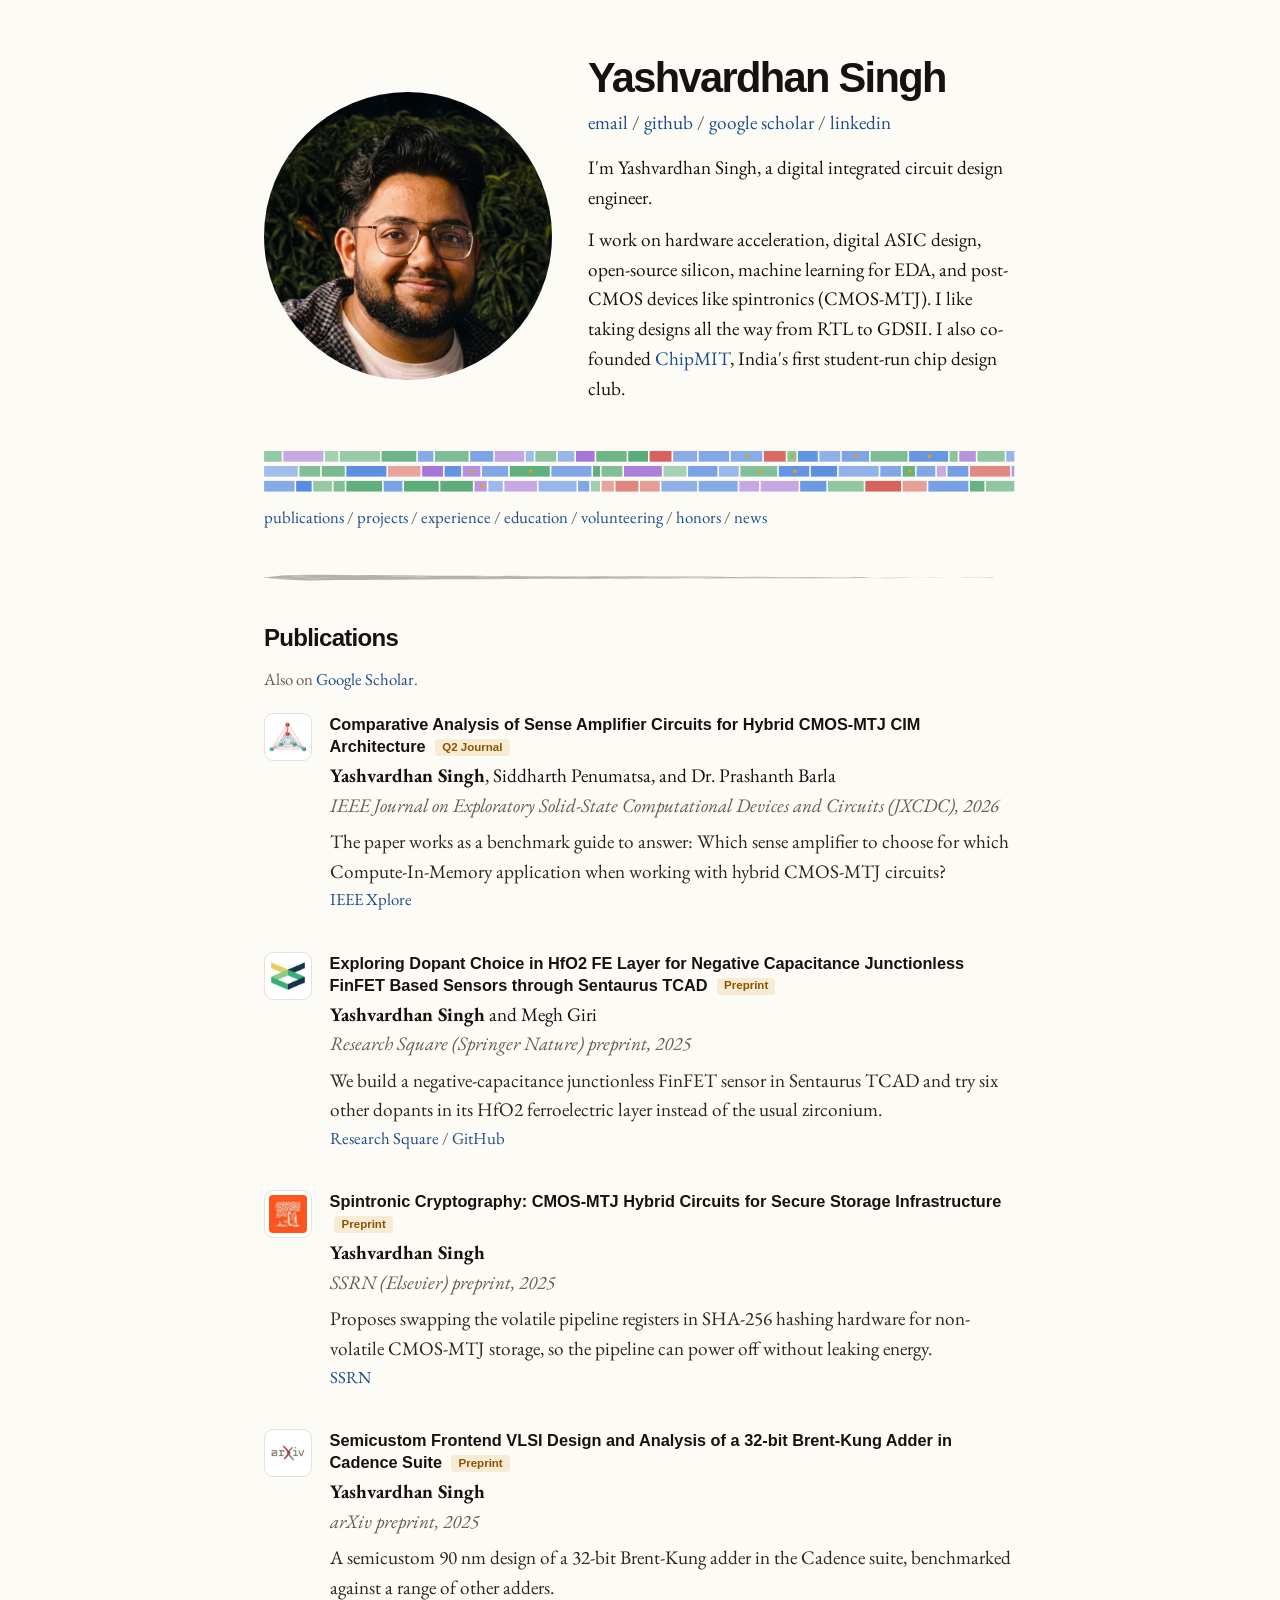
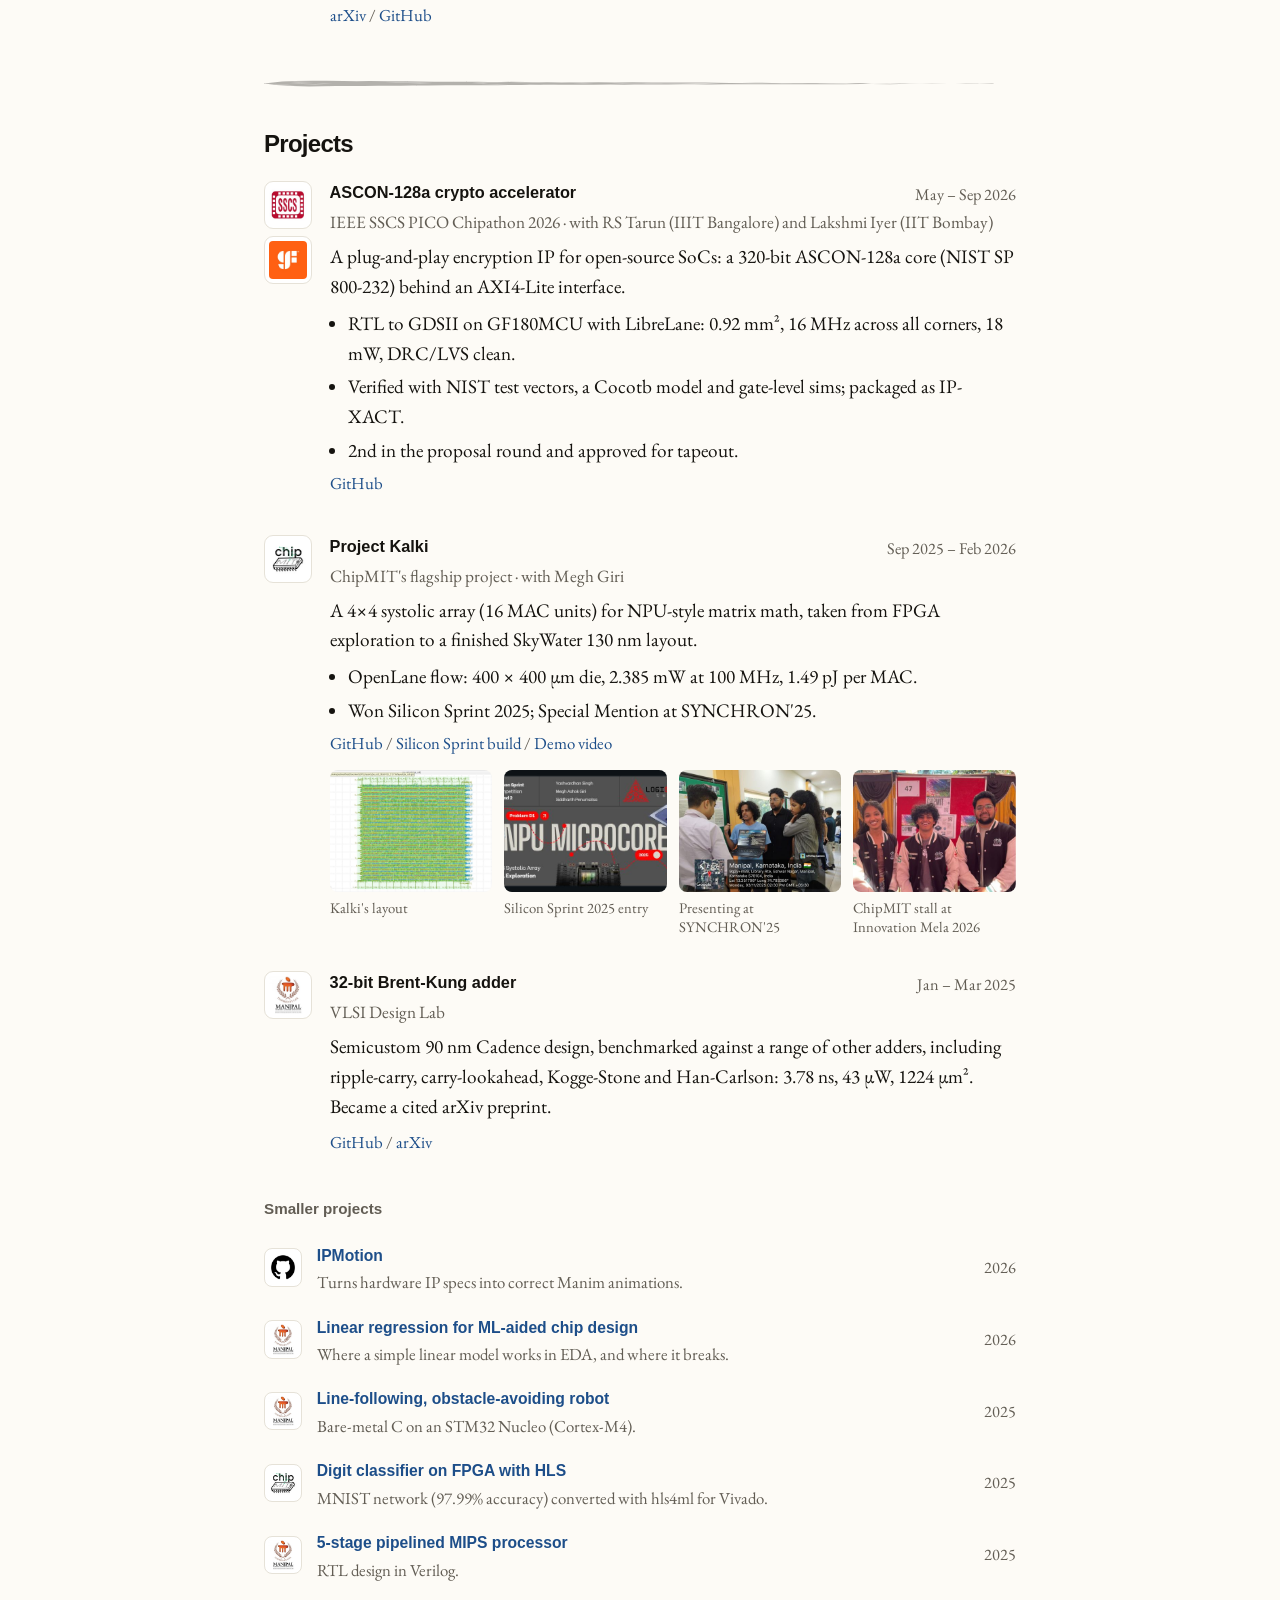
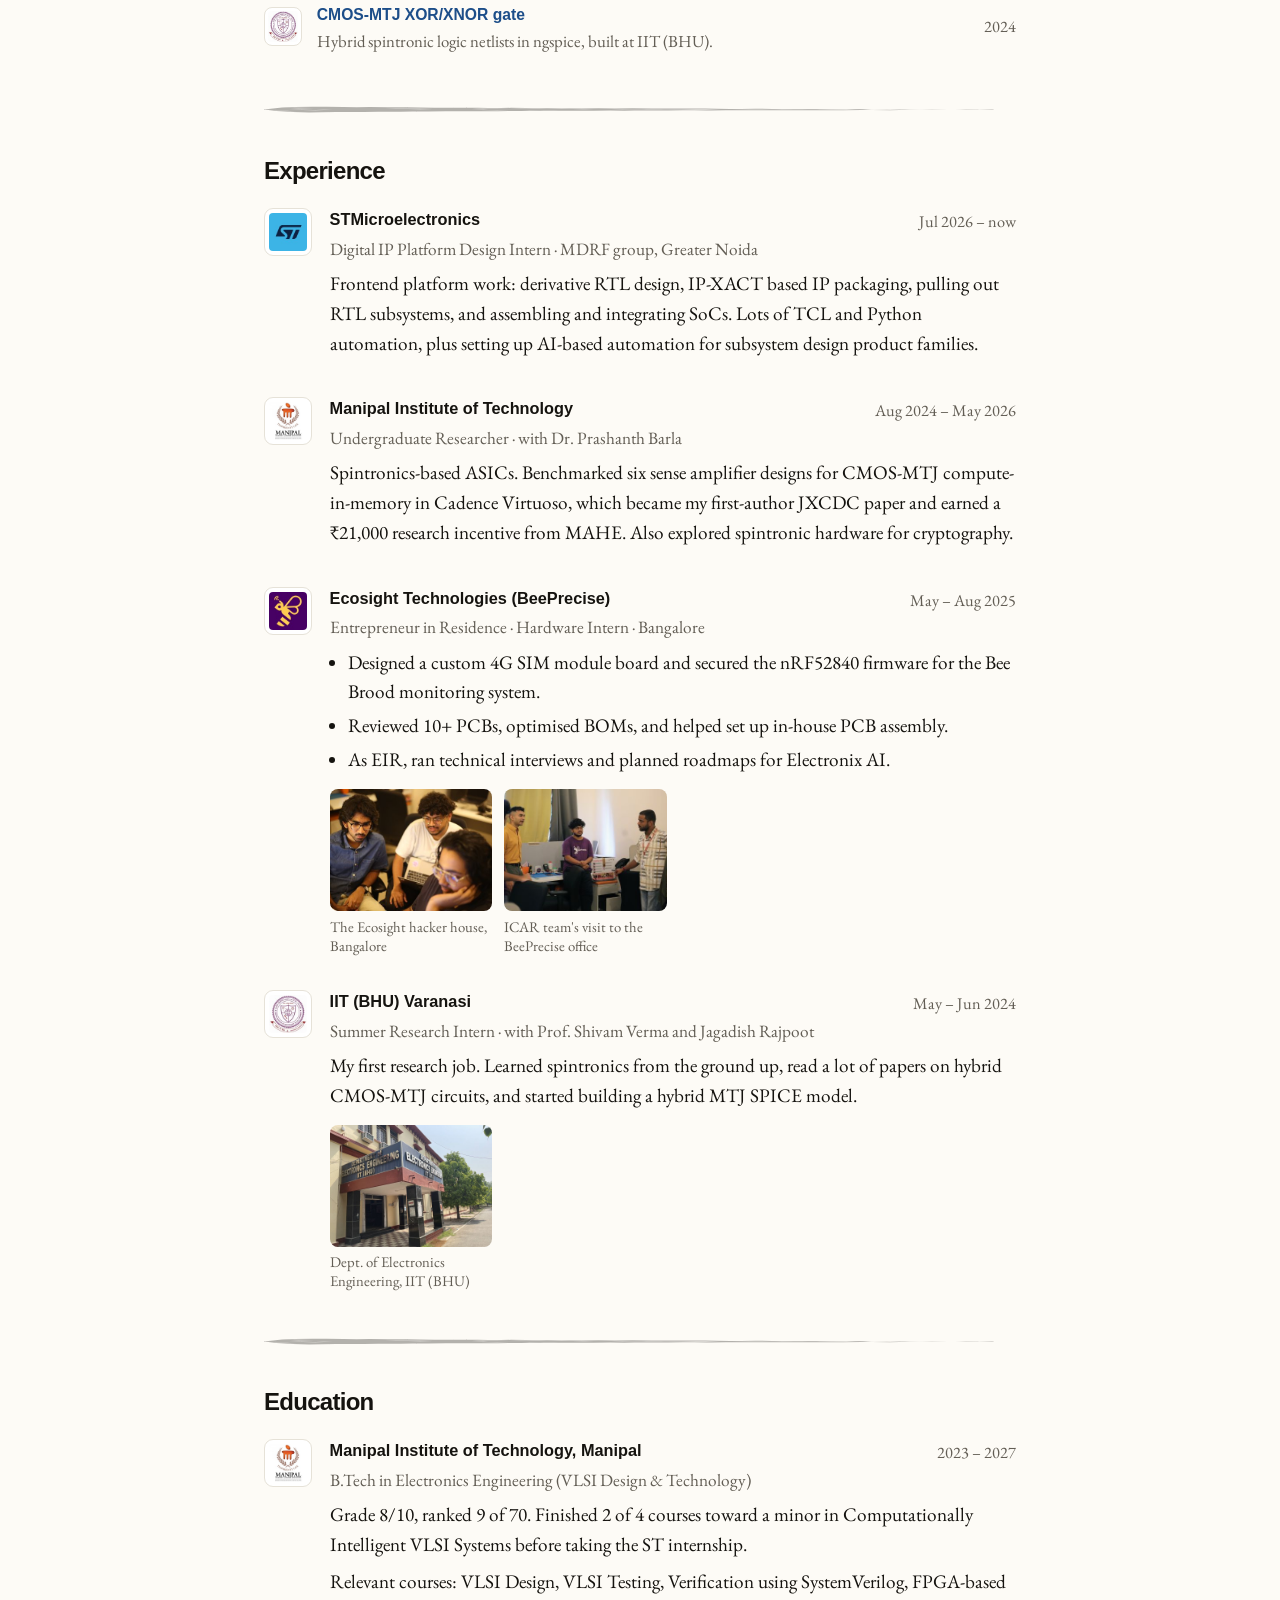
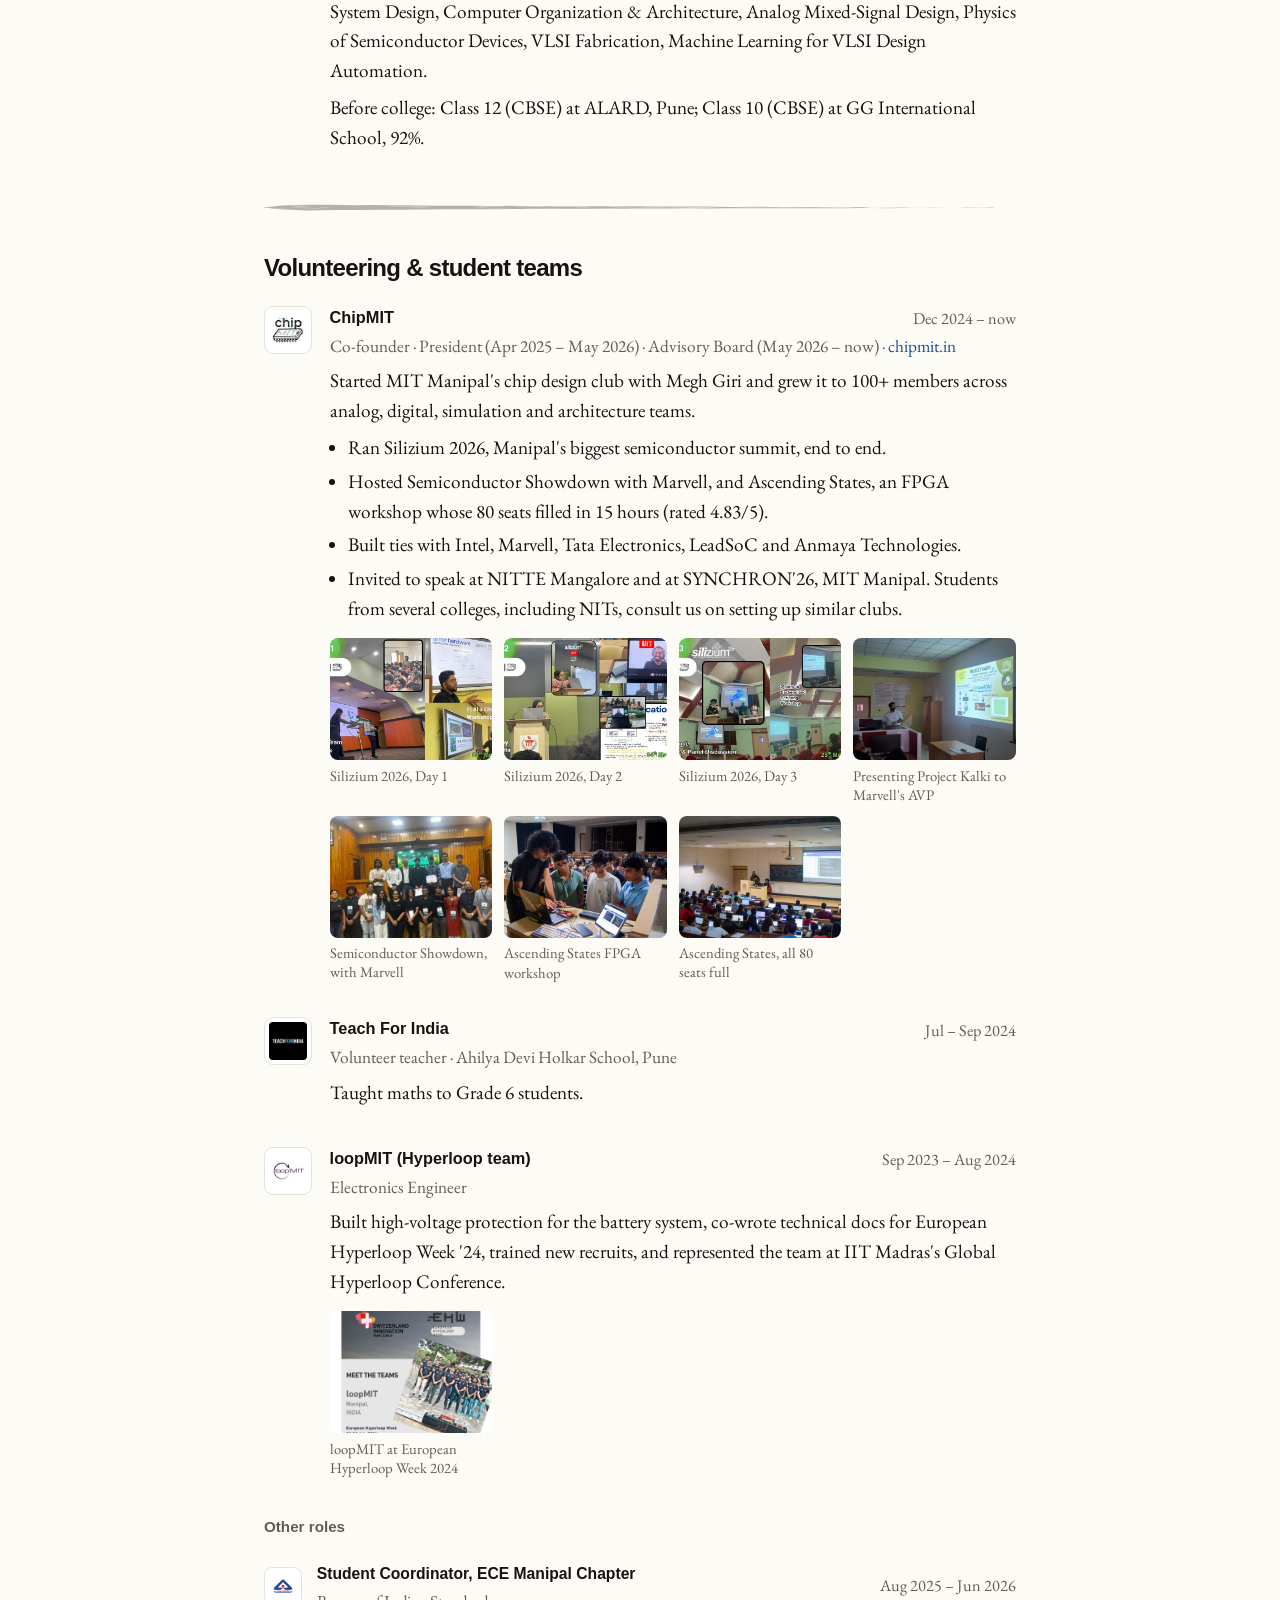
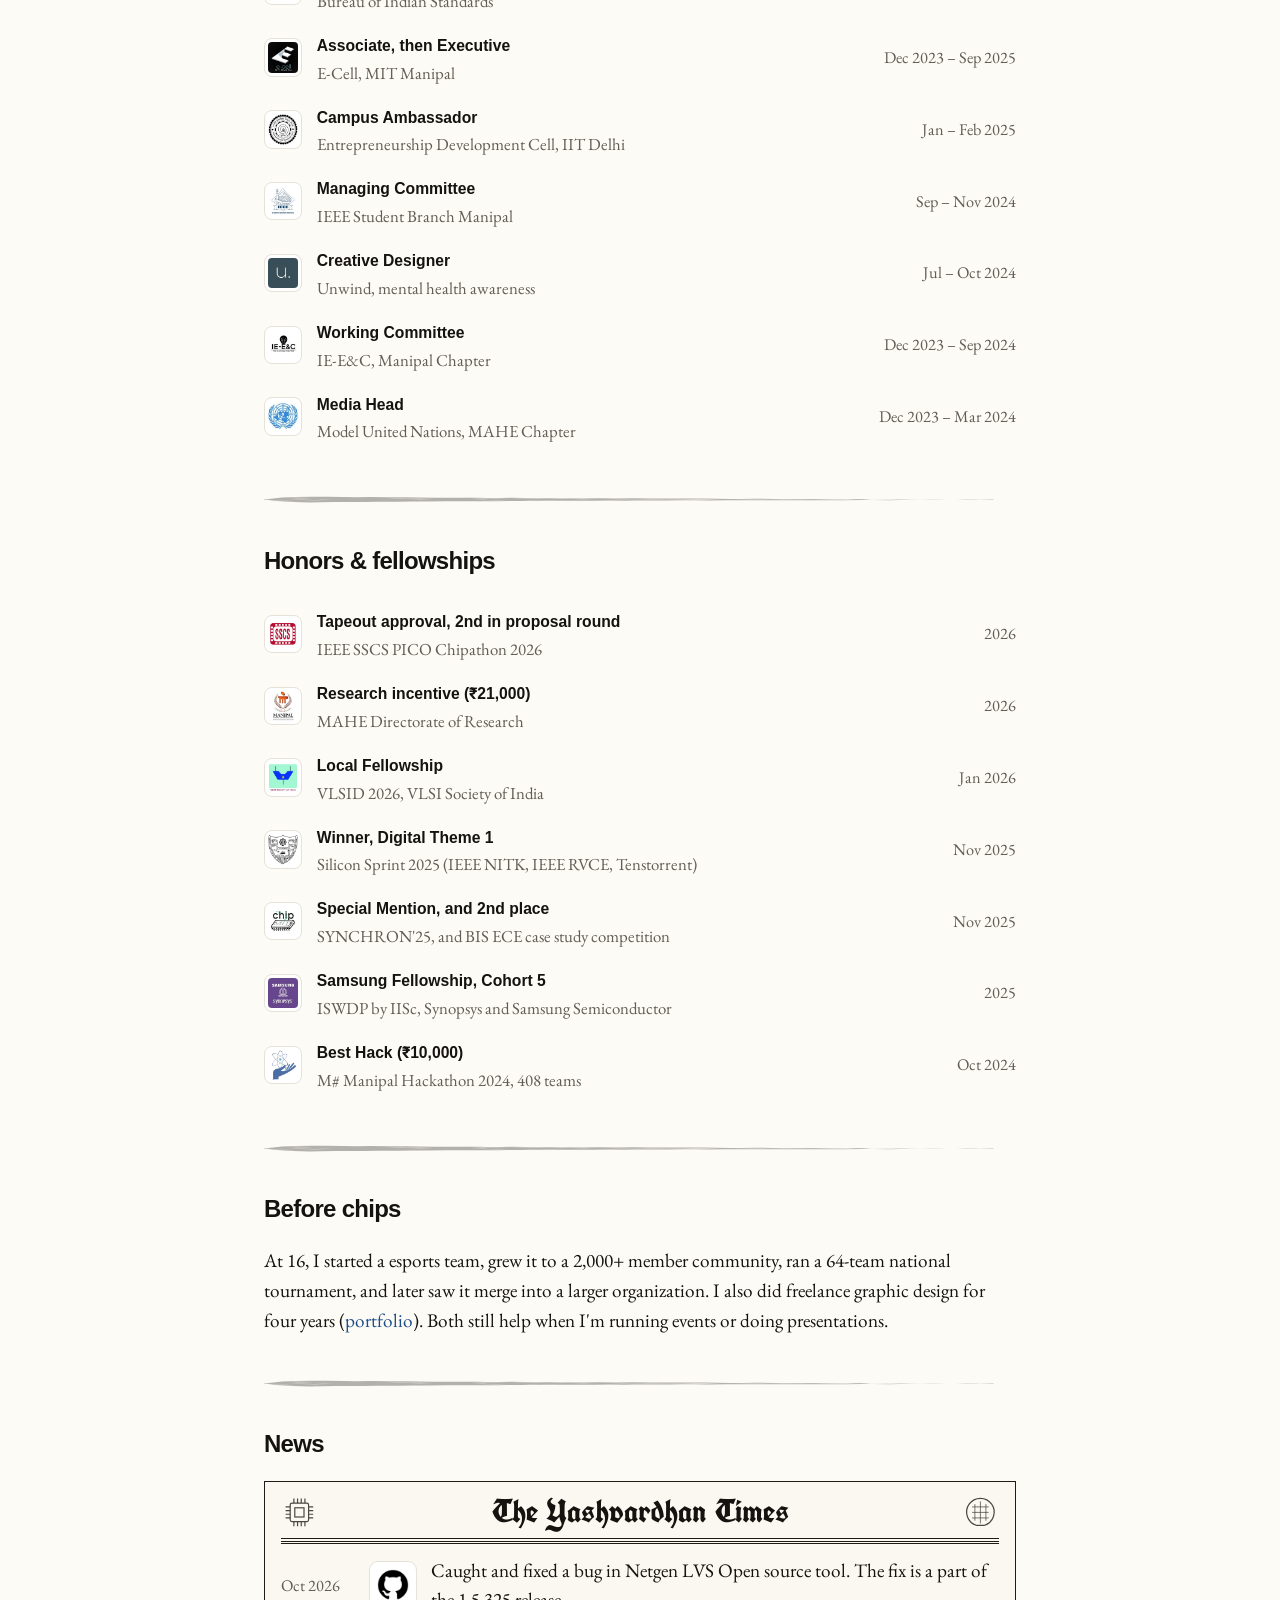
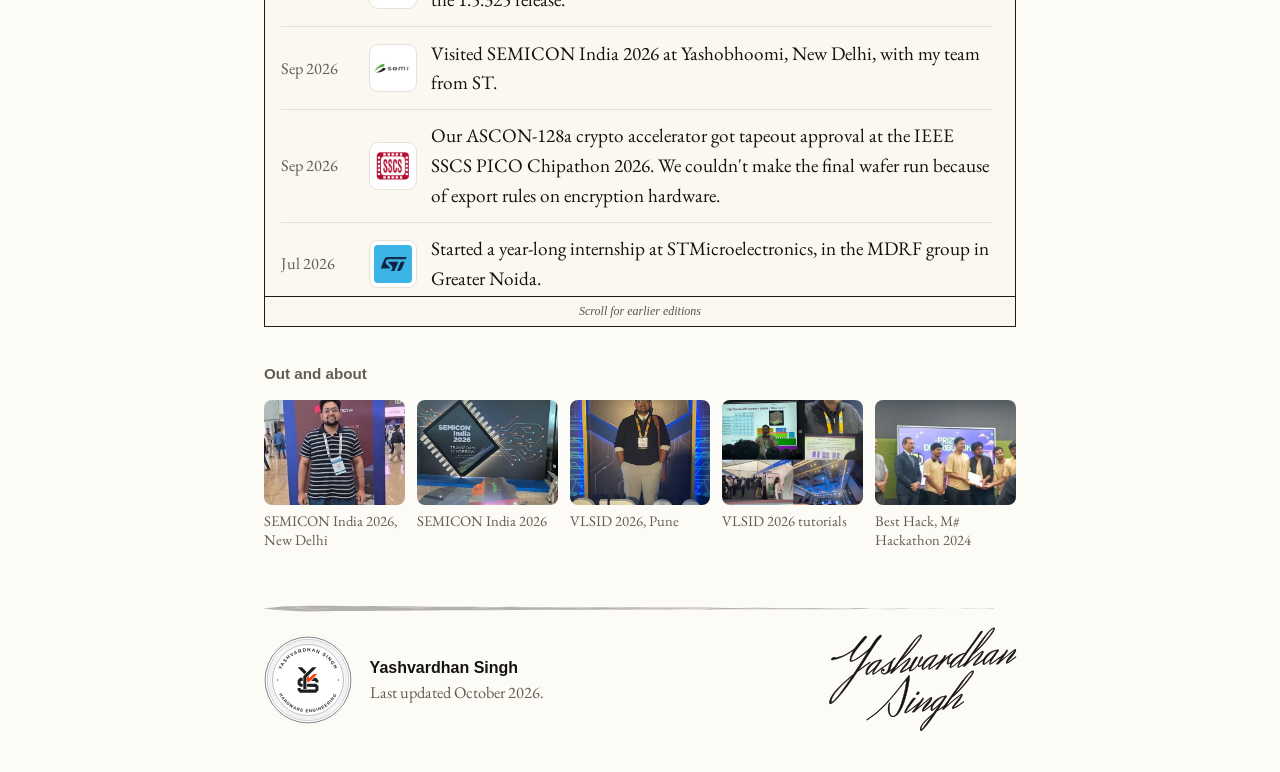
<file: index.html>
<!DOCTYPE html>
<html lang="en">
<head>
<meta charset="utf-8">
<meta name="viewport" content="width=device-width, initial-scale=1, viewport-fit=cover">
<meta name="color-scheme" content="light">
<title>Yashvardhan Singh | Digital IC Design Engineer</title>
<meta name="description" content="Yashvardhan Singh is a digital integrated circuit design engineer working on hardware accelerators, ASIC design and open-source silicon. MIT Manipal, STMicroelectronics, co-founder of ChipMIT.">
<meta name="author" content="Yashvardhan Singh">
<meta name="robots" content="index, follow, max-image-preview:large">
<link rel="canonical" href="https://yashv373.github.io/">
<link rel="icon" href="/favicon.svg?v=2" type="image/svg+xml">
<link rel="apple-touch-icon" href="/photo.jpg">
<link rel="alternate" type="text/plain" href="/llms.txt" title="Plain-text summary for AI assistants">
<meta property="og:type" content="profile">
<meta property="og:site_name" content="Yashvardhan Singh">
<meta property="og:title" content="Yashvardhan Singh | Digital IC Design Engineer">
<meta property="og:description" content="Yashvardhan Singh is a digital integrated circuit design engineer working on hardware accelerators, ASIC design and open-source silicon. MIT Manipal, STMicroelectronics, co-founder of ChipMIT.">
<meta property="og:url" content="https://yashv373.github.io/">
<meta property="og:image" content="https://yashv373.github.io/photo.jpg">
<meta property="og:image:alt" content="Yashvardhan Singh">
<meta property="profile:first_name" content="Yashvardhan">
<meta property="profile:last_name" content="Singh">
<meta name="twitter:card" content="summary">
<meta name="twitter:title" content="Yashvardhan Singh | Digital IC Design Engineer">
<meta name="twitter:description" content="Yashvardhan Singh is a digital integrated circuit design engineer working on hardware accelerators, ASIC design and open-source silicon. MIT Manipal, STMicroelectronics, co-founder of ChipMIT.">
<meta name="twitter:image" content="https://yashv373.github.io/photo.jpg">
<script type="application/ld+json">
{
 "@context": "https://schema.org",
 "@graph": [
  {
   "@type": "ProfilePage",
   "@id": "https://yashv373.github.io/#page",
   "url": "https://yashv373.github.io/",
   "name": "Yashvardhan Singh",
   "mainEntity": {
    "@id": "https://yashv373.github.io/#person"
   }
  },
  {
   "@type": "Person",
   "@id": "https://yashv373.github.io/#person",
   "name": "Yashvardhan Singh",
   "givenName": "Yashvardhan",
   "familyName": "Singh",
   "url": "https://yashv373.github.io/",
   "image": "https://yashv373.github.io/photo.jpg",
   "jobTitle": "Digital Integrated Circuit Design Engineer",
   "description": "Digital integrated circuit design engineer working on hardware acceleration, digital ASIC design, open-source silicon, machine learning for EDA and spintronics (CMOS-MTJ).",
   "worksFor": {
    "@type": "Organization",
    "name": "STMicroelectronics",
    "url": "https://www.st.com"
   },
   "alumniOf": {
    "@type": "CollegeOrUniversity",
    "name": "Manipal Institute of Technology, Manipal"
   },
   "memberOf": {
    "@type": "Organization",
    "name": "ChipMIT",
    "url": "https://www.chipmit.in"
   },
   "knowsAbout": [
    "Digital IC design",
    "VLSI design",
    "ASIC design",
    "RTL design",
    "Design verification",
    "Hardware accelerators",
    "Systolic arrays",
    "Open-source silicon",
    "RTL-to-GDSII",
    "SoC integration",
    "IP-XACT",
    "Machine learning for EDA",
    "Spintronics",
    "CMOS-MTJ circuits",
    "Compute-in-memory"
   ],
   "award": [
    "Tapeout approval, 2nd in proposal round, IEEE SSCS PICO Chipathon 2026",
    "Research incentive (₹21,000), MAHE Directorate of Research",
    "Local Fellowship, VLSID 2026, VLSI Society of India",
    "Winner, Digital Theme 1, Silicon Sprint 2025 (IEEE NITK, IEEE RVCE, Tenstorrent)",
    "Special Mention, and 2nd place, SYNCHRON'25, and BIS ECE case study competition",
    "Samsung Fellowship, Cohort 5, ISWDP by IISc, Synopsys and Samsung Semiconductor",
    "Best Hack (₹10,000), M# Manipal Hackathon 2024, 408 teams"
   ],
   "sameAs": [
    "https://www.linkedin.com/in/yvs373",
    "https://github.com/yashv373",
    "https://scholar.google.com/citations?user=YZYt6oYAAAAJ&hl=en",
    "https://www.behance.net/zmagnus",
    "https://yashvardhans.framer.website/"
   ]
  },
  {
   "@type": "WebSite",
   "@id": "https://yashv373.github.io/#website",
   "url": "https://yashv373.github.io/",
   "name": "Yashvardhan Singh",
   "publisher": {
    "@id": "https://yashv373.github.io/#person"
   }
  },
  {
   "@type": "ScholarlyArticle",
   "headline": "Comparative Analysis of Sense Amplifier Circuits for Hybrid CMOS-MTJ CIM Architecture",
   "url": "https://ieeexplore.ieee.org/document/11506373",
   "author": [
    {
     "@id": "https://yashv373.github.io/#person"
    },
    {
     "@type": "Person",
     "name": "Siddharth Penumatsa"
    },
    {
     "@type": "Person",
     "name": "Dr. Prashanth Barla"
    }
   ],
   "datePublished": "2026-05-02"
  },
  {
   "@type": "ScholarlyArticle",
   "headline": "Exploring Dopant Choice in HfO2 FE Layer for Negative Capacitance Junctionless FinFET Based Sensors through Sentaurus TCAD",
   "url": "https://www.researchsquare.com/article/rs-7896806/v1",
   "author": [
    {
     "@id": "https://yashv373.github.io/#person"
    },
    {
     "@type": "Person",
     "name": "Megh Giri"
    }
   ],
   "datePublished": "2025-10-21"
  },
  {
   "@type": "ScholarlyArticle",
   "headline": "Spintronic Cryptography: CMOS-MTJ Hybrid Circuits for Secure Storage Infrastructure",
   "url": "https://papers.ssrn.com/sol3/papers.cfm?abstract_id=5611750",
   "author": [
    {
     "@id": "https://yashv373.github.io/#person"
    }
   ],
   "datePublished": "2025-10-16"
  },
  {
   "@type": "ScholarlyArticle",
   "headline": "Semicustom Frontend VLSI Design and Analysis of a 32-bit Brent-Kung Adder in Cadence Suite",
   "url": "https://arxiv.org/abs/2503.18070",
   "author": [
    {
     "@id": "https://yashv373.github.io/#person"
    }
   ],
   "datePublished": "2025-03-23"
  }
 ]
}
</script>
<link rel="preconnect" href="https://fonts.googleapis.com">
<link rel="preconnect" href="https://fonts.gstatic.com" crossorigin>
<link href="https://fonts.googleapis.com/css2?family=EB+Garamond:ital,wght@0,400;0,500;0,600;1,400&family=Old+Standard+TT:wght@400;700&family=UnifrakturCook:wght@700&family=Herr+Von+Muellerhoff&family=Inter+Tight:wght@700;800&display=swap" rel="stylesheet">
<link rel="stylesheet" href="style.css">
</head>
<body>
<main>
<header class="intro">
<img class="photo" src="photo.jpg" alt="Yashvardhan Singh" width="400" height="400">
<div>
<h1>Yashvardhan Singh</h1>
<p class="contact"><a class="em" href="#" data-u="yvs.373" data-d="gmail.com">email</a> / <a href="https://github.com/yashv373">github</a> / <a href="https://scholar.google.com/citations?user=YZYt6oYAAAAJ&amp;hl=en">google scholar</a> / <a href="https://www.linkedin.com/in/yvs373">linkedin</a></p>
<div class="bio">
<p>I'm Yashvardhan Singh, a digital integrated circuit design engineer.</p>
<p>I work on hardware acceleration, digital ASIC design, open-source silicon, machine learning for EDA, and post-CMOS devices like spintronics (CMOS-MTJ). I like taking designs all the way from RTL to GDSII. I also co-founded <a href="#volunteering">ChipMIT</a>, India's first student-run chip design club.</p>
</div>
</div>
</header>
<svg class="cells" id="cells" viewBox="0 0 704 38" aria-hidden="true" focusable="false"></svg>
<nav class="jump" aria-label="Sections"><a href="#publications">publications</a> / <a href="#projects">projects</a> / <a href="#experience">experience</a> / <a href="#education">education</a> / <a href="#volunteering">volunteering</a> / <a href="#honors">honors</a> / <a href="#news">news</a></nav>

<section id="publications" class="pubs">
<h2>Publications</h2>
<p class="section-note">Also on <a href="https://scholar.google.com/citations?user=YZYt6oYAAAAJ&amp;hl=en">Google Scholar</a>.</p>
<div class="entry"><img class="lg" src="logos/jxcdc.png" alt="IEEE JXCDC" loading="lazy"><div><h3><a href="https://ieeexplore.ieee.org/document/11506373">Comparative Analysis of Sense Amplifier Circuits for Hybrid CMOS-MTJ CIM Architecture</a> <span class="tag">Q2 Journal</span></h3><p class="authors"><b>Yashvardhan Singh</b>, Siddharth Penumatsa, and Dr. Prashanth Barla</p><p class="venue">IEEE Journal on Exploratory Solid-State Computational Devices and Circuits (JXCDC), 2026</p><p class="summary">The paper works as a benchmark guide to answer: Which sense amplifier to choose for which Compute-In-Memory application when working with hybrid CMOS-MTJ circuits?</p><p class="links"><a href="https://ieeexplore.ieee.org/document/11506373">IEEE Xplore</a></p></div></div>
<div class="entry"><img class="lg" src="logos/rsq.png" alt="Research Square" loading="lazy"><div><h3><a href="https://www.researchsquare.com/article/rs-7896806/v1">Exploring Dopant Choice in HfO2 FE Layer for Negative Capacitance Junctionless FinFET Based Sensors through Sentaurus TCAD</a> <span class="tag">Preprint</span></h3><p class="authors"><b>Yashvardhan Singh</b> and Megh Giri</p><p class="venue">Research Square (Springer Nature) preprint, 2025</p><p class="summary">We build a negative-capacitance junctionless FinFET sensor in Sentaurus TCAD and try six other dopants in its HfO2 ferroelectric layer instead of the usual zirconium.</p><p class="links"><a href="https://www.researchsquare.com/article/rs-7896806/v1">Research Square</a> / <a href="https://github.com/yashv373/NC-JL-FinFET-Sensors-TCAD">GitHub</a></p></div></div>
<div class="entry"><img class="lg" src="logos/ssrn.png" alt="SSRN (Elsevier)" loading="lazy"><div><h3><a href="https://papers.ssrn.com/sol3/papers.cfm?abstract_id=5611750">Spintronic Cryptography: CMOS-MTJ Hybrid Circuits for Secure Storage Infrastructure</a> <span class="tag">Preprint</span></h3><p class="authors"><b>Yashvardhan Singh</b></p><p class="venue">SSRN (Elsevier) preprint, 2025</p><p class="summary">Proposes swapping the volatile pipeline registers in SHA-256 hashing hardware for non-volatile CMOS-MTJ storage, so the pipeline can power off without leaking energy. </p><p class="links"><a href="https://papers.ssrn.com/sol3/papers.cfm?abstract_id=5611750">SSRN</a></p></div></div>
<div class="entry"><img class="lg" src="logos/arxiv.png" alt="arXiv" loading="lazy"><div><h3><a href="https://arxiv.org/abs/2503.18070">Semicustom Frontend VLSI Design and Analysis of a 32-bit Brent-Kung Adder in Cadence Suite</a> <span class="tag">Preprint</span></h3><p class="authors"><b>Yashvardhan Singh</b></p><p class="venue">arXiv preprint, 2025</p><p class="summary">A semicustom 90 nm design of a 32-bit Brent-Kung adder in the Cadence suite, benchmarked against a range of other adders.</p><p class="links"><a href="https://arxiv.org/abs/2503.18070">arXiv</a> / <a href="https://github.com/yashv373/32-Bit-Brent-Kung-Adder">GitHub</a></p></div></div>
</section>

<section id="projects">
<h2>Projects</h2>
<div class="entry"><span class="lc"><img class="lg" src="logos/sscs.png" alt="IEEE Solid-State Circuits Society" loading="lazy"><img class="lg" src="logos/gf.png" alt="GlobalFoundries" loading="lazy"></span><div><div class="role-line"><h3>ASCON-128a crypto accelerator</h3><span class="when">May – Sep 2026</span></div><p class="meta">IEEE SSCS PICO Chipathon 2026 · with RS Tarun (IIIT Bangalore) and Lakshmi Iyer (IIT Bombay)</p><p>A plug-and-play encryption IP for open-source SoCs: a 320-bit ASCON-128a core (NIST SP 800-232) behind an AXI4-Lite interface.</p><ul><li>RTL to GDSII on GF180MCU with LibreLane: 0.92 mm², 16 MHz across all corners, 18 mW, DRC/LVS clean.</li><li>Verified with NIST test vectors, a Cocotb model and gate-level sims; packaged as IP-XACT.</li><li>2nd in the proposal round and approved for tapeout.</li></ul><p class="links"><a href="https://github.com/yashv373/ascon128">GitHub</a></p></div></div>
<div class="entry"><img class="lg" src="logos/chipmit.png" alt="ChipMIT" loading="lazy"><div><div class="role-line"><h3>Project Kalki</h3><span class="when">Sep 2025 – Feb 2026</span></div><p class="meta">ChipMIT's flagship project · with Megh Giri</p><p>A 4×4 systolic array (16 MAC units) for NPU-style matrix math, taken from FPGA exploration to a finished SkyWater 130 nm layout.</p><ul><li>OpenLane flow: 400 × 400 µm die, 2.385 mW at 100 MHz, 1.49 pJ per MAC.</li><li>Won Silicon Sprint 2025; Special Mention at SYNCHRON'25.</li></ul><p class="links"><a href="https://github.com/yashv373/Kalki">GitHub</a> / <a href="https://github.com/yashv373/Logisym-SiliconSprint_NPU_Microcore">Silicon Sprint build</a> / <a href="https://www.youtube.com/watch?v=bjhxSldVjr8">Demo video</a></p><div class="gallery"><figure data-p="photos/kalki-layout.jpg"><figcaption>Kalki's layout</figcaption></figure><figure data-p="photos/kalki-sprint.jpg"><figcaption>Silicon Sprint 2025 entry</figcaption></figure><figure data-p="photos/kalki-synchron.jpg"><figcaption>Presenting at SYNCHRON'25</figcaption></figure><figure data-p="photos/kalki-mela.jpg"><figcaption>ChipMIT stall at Innovation Mela 2026</figcaption></figure></div></div></div>
<div class="entry"><img class="lg" src="logos/manipal.png" alt="Manipal Institute of Technology" loading="lazy"><div><div class="role-line"><h3>32-bit Brent-Kung adder</h3><span class="when">Jan – Mar 2025</span></div><p class="meta">VLSI Design Lab</p><p>Semicustom 90 nm Cadence design, benchmarked against a range of other adders, including ripple-carry, carry-lookahead, Kogge-Stone and Han-Carlson: 3.78 ns, 43 µW, 1224 µm². Became a cited arXiv preprint.</p><p class="links"><a href="https://github.com/yashv373/32-Bit-Brent-Kung-Adder">GitHub</a> / <a href="https://arxiv.org/abs/2503.18070">arXiv</a></p></div></div>
<h4>Smaller projects</h4>
<ul class="compact"><li><img class="lg md" src="logos/github.png" alt="GitHub" loading="lazy"><span><a class="name" href="https://github.com/yashv373/IPMotion">IPMotion</a><span class="sub">Turns hardware IP specs into correct Manim animations.</span></span><span class="when">2026</span></li>
<li><img class="lg md" src="logos/manipal.png" alt="Manipal Institute of Technology" loading="lazy"><span><a class="name" href="https://github.com/yashv373/Linear-Regression-for-ML-Chip-Design-Optimization">Linear regression for ML-aided chip design</a><span class="sub">Where a simple linear model works in EDA, and where it breaks.</span></span><span class="when">2026</span></li>
<li><img class="lg md" src="logos/manipal.png" alt="Manipal Institute of Technology" loading="lazy"><span><a class="name" href="https://www.linkedin.com/in/yvs373/details/projects/">Line-following, obstacle-avoiding robot</a><span class="sub">Bare-metal C on an STM32 Nucleo (Cortex-M4).</span></span><span class="when">2025</span></li>
<li><img class="lg md" src="logos/chipmit.png" alt="ChipMIT" loading="lazy"><span><a class="name" href="https://www.linkedin.com/in/yvs373/details/projects/">Digit classifier on FPGA with HLS</a><span class="sub">MNIST network (97.99% accuracy) converted with hls4ml for Vivado.</span></span><span class="when">2025</span></li>
<li><img class="lg md" src="logos/manipal.png" alt="Manipal Institute of Technology" loading="lazy"><span><a class="name" href="https://github.com/yashv373/MIPS-Microprocessor-Pipelined">5-stage pipelined MIPS processor</a><span class="sub">RTL design in Verilog.</span></span><span class="when">2025</span></li>
<li><img class="lg md" src="logos/iitbhu.png" alt="IIT (BHU) Varanasi" loading="lazy"><span><a class="name" href="https://github.com/yashv373/CMOS-MTJ-Hybrid-Netlists">CMOS-MTJ XOR/XNOR gate</a><span class="sub">Hybrid spintronic logic netlists in ngspice, built at IIT (BHU).</span></span><span class="when">2024</span></li></ul>
</section>

<section id="experience">
<h2>Experience</h2>
<div class="entry"><img class="lg" src="logos/st.png" alt="STMicroelectronics" loading="lazy"><div><div class="role-line"><h3>STMicroelectronics</h3><span class="when">Jul 2026 – now</span></div><p class="meta">Digital IP Platform Design Intern · MDRF group, Greater Noida</p><p>Frontend platform work: derivative RTL design, IP-XACT based IP packaging, pulling out RTL subsystems, and assembling and integrating SoCs. Lots of TCL and Python automation, plus setting up AI-based automation for subsystem design product families.</p></div></div>
<div class="entry"><img class="lg" src="logos/manipal.png" alt="Manipal Institute of Technology" loading="lazy"><div><div class="role-line"><h3>Manipal Institute of Technology</h3><span class="when">Aug 2024 – May 2026</span></div><p class="meta">Undergraduate Researcher · with Dr. Prashanth Barla</p><p>Spintronics-based ASICs. Benchmarked six sense amplifier designs for CMOS-MTJ compute-in-memory in Cadence Virtuoso, which became my first-author JXCDC paper and earned a ₹21,000 research incentive from MAHE. Also explored spintronic hardware for cryptography.</p></div></div>
<div class="entry"><img class="lg" src="logos/beeprecise.png" alt="BeePrecise" loading="lazy"><div><div class="role-line"><h3>Ecosight Technologies (BeePrecise)</h3><span class="when">May – Aug 2025</span></div><p class="meta">Entrepreneur in Residence · Hardware Intern · Bangalore</p><ul><li>Designed a custom 4G SIM module board and secured the nRF52840 firmware for the Bee Brood monitoring system.</li><li>Reviewed 10+ PCBs, optimised BOMs, and helped set up in-house PCB assembly.</li><li>As EIR, ran technical interviews and planned roadmaps for Electronix AI.</li></ul><div class="gallery"><figure data-p="photos/beeprecise-1.jpg"><figcaption>The Ecosight hacker house, Bangalore</figcaption></figure><figure data-p="photos/beeprecise-2.jpg"><figcaption>ICAR team's visit to the BeePrecise office</figcaption></figure></div></div></div>
<div class="entry"><img class="lg" src="logos/iitbhu.png" alt="IIT (BHU) Varanasi" loading="lazy"><div><div class="role-line"><h3>IIT (BHU) Varanasi</h3><span class="when">May – Jun 2024</span></div><p class="meta">Summer Research Intern · with Prof. Shivam Verma and Jagadish Rajpoot</p><p>My first research job. Learned spintronics from the ground up, read a lot of papers on hybrid CMOS-MTJ circuits, and started building a hybrid MTJ SPICE model.</p><div class="gallery"><figure data-p="photos/iitbhu-1.jpg"><figcaption>Dept. of Electronics Engineering, IIT (BHU)</figcaption></figure></div></div></div>
</section>

<section id="education">
<h2>Education</h2>
<div class="entry"><img class="lg" src="logos/manipal.png" alt="Manipal Institute of Technology" loading="lazy"><div><div class="role-line"><h3>Manipal Institute of Technology, Manipal</h3><span class="when">2023 – 2027</span></div><p class="meta">B.Tech in Electronics Engineering (VLSI Design &amp; Technology)</p><p>Grade 8/10, ranked 9 of 70. Finished 2 of 4 courses toward a minor in Computationally Intelligent VLSI Systems before taking the ST internship.</p><p>Relevant courses: VLSI Design, VLSI Testing, Verification using SystemVerilog, FPGA-based System Design, Computer Organization &amp; Architecture, Analog Mixed-Signal Design, Physics of Semiconductor Devices, VLSI Fabrication, Machine Learning for VLSI Design Automation.</p><p>Before college: Class 12 (CBSE) at ALARD, Pune; Class 10 (CBSE) at GG International School, 92%.</p></div></div>
</section>

<section id="volunteering">
<h2>Volunteering &amp; student teams</h2>
<div class="entry"><img class="lg" src="logos/chipmit.png" alt="ChipMIT" loading="lazy"><div><div class="role-line"><h3>ChipMIT</h3><span class="when">Dec 2024 – now</span></div><p class="meta">Co-founder · President (Apr 2025 – May 2026) · Advisory Board (May 2026 – now) · <a href="https://www.chipmit.in">chipmit.in</a></p><p>Started MIT Manipal's chip design club with Megh Giri and grew it to 100+ members across analog, digital, simulation and architecture teams.</p><ul><li>Ran Silizium 2026, Manipal's biggest semiconductor summit, end to end.</li><li>Hosted Semiconductor Showdown with Marvell, and Ascending States, an FPGA workshop whose 80 seats filled in 15 hours (rated 4.83/5).</li><li>Built ties with Intel, Marvell, Tata Electronics, LeadSoC and Anmaya Technologies.</li><li>Invited to speak at NITTE Mangalore and at SYNCHRON'26, MIT Manipal. Students from several colleges, including NITs, consult us on setting up similar clubs.</li></ul><div class="gallery"><figure data-p="photos/silizium-1.jpg"><figcaption>Silizium 2026, Day 1</figcaption></figure><figure data-p="photos/silizium-2.jpg"><figcaption>Silizium 2026, Day 2</figcaption></figure><figure data-p="photos/silizium-3.jpg"><figcaption>Silizium 2026, Day 3</figcaption></figure><figure data-p="photos/marvell-1.jpg"><figcaption>Presenting Project Kalki to Marvell's AVP</figcaption></figure><figure data-p="photos/showdown-1.jpg"><figcaption>Semiconductor Showdown, with Marvell</figcaption></figure><figure data-p="photos/ascending-1.jpg"><figcaption>Ascending States FPGA workshop</figcaption></figure><figure data-p="photos/ascending-2.jpg"><figcaption>Ascending States, all 80 seats full</figcaption></figure></div></div></div>
<div class="entry"><img class="lg" src="logos/tfi.png" alt="Teach For India" loading="lazy"><div><div class="role-line"><h3>Teach For India</h3><span class="when">Jul – Sep 2024</span></div><p class="meta">Volunteer teacher · Ahilya Devi Holkar School, Pune</p><p>Taught maths to Grade 6 students.</p></div></div>
<div class="entry"><img class="lg" src="logos/loopmit.png" alt="loopMIT" loading="lazy"><div><div class="role-line"><h3>loopMIT (Hyperloop team)</h3><span class="when">Sep 2023 – Aug 2024</span></div><p class="meta">Electronics Engineer</p><p>Built high-voltage protection for the battery system, co-wrote technical docs for European Hyperloop Week '24, trained new recruits, and represented the team at IIT Madras's Global Hyperloop Conference.</p><div class="gallery"><figure data-p="photos/loopmit-1.jpg"><figcaption>loopMIT at European Hyperloop Week 2024</figcaption></figure></div></div></div>
<h4>Other roles</h4>
<ul class="compact"><li><img class="lg md" src="logos/bis.png" alt="Bureau of Indian Standards" loading="lazy"><span><span class="name">Student Coordinator, ECE Manipal Chapter</span><span class="sub">Bureau of Indian Standards</span></span><span class="when">Aug 2025 – Jun 2026</span></li>
<li><img class="lg md" src="logos/ecell.png" alt="E-Cell, MIT Manipal" loading="lazy"><span><span class="name">Associate, then Executive</span><span class="sub">E-Cell, MIT Manipal</span></span><span class="when">Dec 2023 – Sep 2025</span></li>
<li><img class="lg md" src="logos/iitd.png" alt="IIT Delhi" loading="lazy"><span><span class="name">Campus Ambassador</span><span class="sub">Entrepreneurship Development Cell, IIT Delhi</span></span><span class="when">Jan – Feb 2025</span></li>
<li><img class="lg md" src="logos/ieeesb.png" alt="IEEE Student Branch Manipal" loading="lazy"><span><span class="name">Managing Committee</span><span class="sub">IEEE Student Branch Manipal</span></span><span class="when">Sep – Nov 2024</span></li>
<li><img class="lg md" src="logos/unwind.png" alt="Unwind" loading="lazy"><span><span class="name">Creative Designer</span><span class="sub">Unwind, mental health awareness</span></span><span class="when">Jul – Oct 2024</span></li>
<li><img class="lg md" src="logos/iee.png" alt="IE-E&amp;C, Manipal Chapter" loading="lazy"><span><span class="name">Working Committee</span><span class="sub">IE-E&amp;C, Manipal Chapter</span></span><span class="when">Dec 2023 – Sep 2024</span></li>
<li><img class="lg md" src="logos/mun.png" alt="Model United Nations" loading="lazy"><span><span class="name">Media Head</span><span class="sub">Model United Nations, MAHE Chapter</span></span><span class="when">Dec 2023 – Mar 2024</span></li></ul>
</section>

<section id="honors">
<h2>Honors &amp; fellowships</h2>
<ul class="compact"><li><img class="lg md" src="logos/sscs.png" alt="IEEE Solid-State Circuits Society" loading="lazy"><span><span class="name">Tapeout approval, 2nd in proposal round</span><span class="sub">IEEE SSCS PICO Chipathon 2026</span></span><span class="when">2026</span></li>
<li><img class="lg md" src="logos/mahe.png" alt="MAHE" loading="lazy"><span><span class="name">Research incentive (₹21,000)</span><span class="sub">MAHE Directorate of Research</span></span><span class="when">2026</span></li>
<li><img class="lg md" src="logos/vlsid.png" alt="VLSI Society of India" loading="lazy"><span><span class="name">Local Fellowship</span><span class="sub">VLSID 2026, VLSI Society of India</span></span><span class="when">Jan 2026</span></li>
<li><img class="lg md" src="logos/nitk.png" alt="NIT Karnataka" loading="lazy"><span><span class="name">Winner, Digital Theme 1</span><span class="sub">Silicon Sprint 2025 (IEEE NITK, IEEE RVCE, Tenstorrent)</span></span><span class="when">Nov 2025</span></li>
<li><img class="lg md" src="logos/chipmit.png" alt="ChipMIT" loading="lazy"><span><span class="name">Special Mention, and 2nd place</span><span class="sub">SYNCHRON'25, and BIS ECE case study competition</span></span><span class="when">Nov 2025</span></li>
<li><img class="lg md" src="logos/iswdp.png" alt="ISWDP (IISc, Synopsys, Samsung)" loading="lazy"><span><span class="name">Samsung Fellowship, Cohort 5</span><span class="sub">ISWDP by IISc, Synopsys and Samsung Semiconductor</span></span><span class="when">2025</span></li>
<li><img class="lg md" src="logos/techtatva.png" alt="TechTatva, MIT Manipal" loading="lazy"><span><span class="name">Best Hack (₹10,000)</span><span class="sub">M# Manipal Hackathon 2024, 408 teams</span></span><span class="when">Oct 2024</span></li></ul>
</section>

<section id="before">
<h2>Before chips</h2>
<p>At 16, I started a esports team, grew it to a 2,000+ member community, ran a 64-team national tournament, and later saw it merge into a larger organization. I also did freelance graphic design for four years (<a href="https://www.behance.net/zmagnus">portfolio</a>). Both still help when I'm running events or doing presentations.</p>
</section>

<section id="news">
<h2>News</h2>
<div class="paper">
<div class="paper-top"><div class="ear" aria-hidden="true"><svg viewBox="0 0 40 40" fill="none" stroke="currentColor" stroke-width="1.3"><rect x="10" y="10" width="20" height="20" rx="2"/><rect x="15" y="15" width="10" height="10"/><path d="M14 5v5M18 5v5M22 5v5M26 5v5M14 30v5M18 30v5M22 30v5M26 30v5M5 14h5M5 18h5M5 22h5M5 26h5M30 14h5M30 18h5M30 22h5M30 26h5"/></svg></div><p class="masthead">The Yashvardhan Times</p><div class="ear right" aria-hidden="true"><svg viewBox="0 0 40 40" fill="none" stroke="currentColor" stroke-width="1.3"><path d="M16 34.2A15 15 0 1 1 24 34.2Z"/><path stroke-width="0.8" d="M11 14h18M11 20h18M11 26h18M14 11v18M20 8v24M26 11v18"/></svg></div></div>
<div class="paper-bar"></div>
<ul class="stories" tabindex="0" aria-label="News">
<li><span class="when">Oct 2026</span><img class="lg" src="logos/github.png" alt="GitHub" loading="lazy"><span>Caught and fixed a bug in Netgen LVS Open source tool. The fix is a part of the 1.5.325 release. </span></li>
<li><span class="when">Sep 2026</span><img class="lg" src="logos/semi.png" alt="SEMI" loading="lazy"><span>Visited SEMICON India 2026 at Yashobhoomi, New Delhi, with my team from ST.</span></li>
<li><span class="when">Sep 2026</span><img class="lg" src="logos/sscs.png" alt="IEEE Solid-State Circuits Society" loading="lazy"><span>Our ASCON-128a crypto accelerator got tapeout approval at the IEEE SSCS PICO Chipathon 2026. We couldn't make the final wafer run because of export rules on encryption hardware. </span></li>
<li><span class="when">Jul 2026</span><img class="lg" src="logos/st.png" alt="STMicroelectronics" loading="lazy"><span>Started a year-long internship at STMicroelectronics, in the MDRF group in Greater Noida.</span></li>
<li><span class="when">May 2026</span><img class="lg" src="logos/jxcdc.png" alt="IEEE JXCDC" loading="lazy"><span>My first-author paper on sense amplifiers for CMOS-MTJ compute-in-memory is out in <a href="https://ieeexplore.ieee.org/document/11506373">IEEE JXCDC</a>.</span></li>
<li><span class="when">May 2026</span><img class="lg" src="logos/chipmit.png" alt="ChipMIT" loading="lazy"><span>Handed over as President of ChipMIT and joined its Advisory Board.</span></li>
<li><span class="when">Mar 2026</span><img class="lg" src="logos/chipmit.png" alt="ChipMIT" loading="lazy"><span>Led Silizium 2026, ChipMIT's 3-day semiconductor summit with talks from Intel and AMD, an academic panel, and three hands-on workshops.</span></li>
<li><span class="when">Jan 2026</span><img class="lg" src="logos/marvell.png" alt="Marvell Technology" loading="lazy"><span>Presented ChipMIT's work to Karthik Anand, AVP at Marvell Technology.</span></li>
<li><span class="when">Jan 2026</span><img class="lg" src="logos/vlsid.png" alt="VLSI Society of India" loading="lazy"><span>Attended VLSID 2026 in Pune on a Local Fellowship.</span></li>
<li><span class="when">Nov 2025</span><img class="lg" src="logos/nitk.png" alt="NIT Karnataka" loading="lazy"><span>Our team won the Edge AI Accelerator track at Silicon Sprint 2025 (IEEE NITK, IEEE RVCE, Tenstorrent) by building a 4×4 systolic array in 24 hours.</span></li>
<li><span class="when">Nov 2025</span><img class="lg" src="logos/chipmit.png" alt="ChipMIT" loading="lazy"><span>Project Kalki got a Special Mention at SYNCHRON'25 and 2nd place at the BIS ECE case study competition.</span></li>
<li><span class="when">Oct 2025</span><img class="lg" src="logos/ssrn.png" alt="SSRN (Elsevier)" loading="lazy"><span>Posted two preprints: one on spintronic cryptography (SSRN) and one on dopants in NC junctionless FinFET sensors (Research Square).</span></li>
<li><span class="when">Oct 2025</span><img class="lg" src="logos/marvell.png" alt="Marvell Technology" loading="lazy"><span>ChipMIT ran Semiconductor Showdown, MIT Manipal's first chip design contest, with Marvell and the ECE department. 150+ people took part.</span></li>
<li><span class="when">Sep 2025</span><img class="lg" src="logos/iswdp.png" alt="ISWDP (IISc, Synopsys, Samsung)" loading="lazy"><span>Finished the Samsung Fellowship (ISWDP Cohort 5) by IISc, Synopsys and Samsung, including the advanced Sentaurus TCAD track.</span></li>
<li><span class="when">Jul 2025</span><img class="lg" src="logos/beeprecise.png" alt="BeePrecise" loading="lazy"><span>Became Entrepreneur in Residence at Ecosight Technologies (BeePrecise).</span></li>
<li><span class="when">May 2025</span><img class="lg" src="logos/beeprecise.png" alt="BeePrecise" loading="lazy"><span>Joined BeePrecise in Bangalore as a hardware intern.</span></li>
<li><span class="when">Mar 2025</span><img class="lg" src="logos/arxiv.png" alt="arXiv" loading="lazy"><span>Put my 32-bit Brent-Kung adder study on <a href="https://arxiv.org/abs/2503.18070">arXiv</a>.</span></li>
<li><span class="when">Dec 2024</span><img class="lg" src="logos/chipmit.png" alt="ChipMIT" loading="lazy"><span>Co-founded ChipMIT with Megh Giri.</span></li>
<li><span class="when">Oct 2024</span><img class="lg" src="logos/techtatva.png" alt="TechTatva, MIT Manipal" loading="lazy"><span>Won Best Hack at M# Manipal Hackathon 2024, out of 408 teams.</span></li>
<li><span class="when">Jul 2024</span><img class="lg" src="logos/tfi.png" alt="Teach For India" loading="lazy"><span>Started teaching maths to Grade 6 students in Pune with Teach For India.</span></li>
<li><span class="when">May 2024</span><img class="lg" src="logos/iitbhu.png" alt="IIT (BHU) Varanasi" loading="lazy"><span>Summer research internship on spintronics at IIT (BHU) Varanasi.</span></li>
</ul>
<div class="paper-foot">Scroll for earlier editions</div>
</div>
<div class="photoblock"><h4>Out and about</h4><div class="gallery"><figure data-p="photos/semicon-1.jpg"><figcaption>SEMICON India 2026, New Delhi</figcaption></figure><figure data-p="photos/semicon-2.jpg"><figcaption>SEMICON India 2026</figcaption></figure><figure data-p="photos/vlsid-1.jpg"><figcaption>VLSID 2026, Pune</figcaption></figure><figure data-p="photos/vlsid-2.jpg"><figcaption>VLSID 2026 tutorials</figcaption></figure><figure data-p="photos/mhash-1.jpg"><figcaption>Best Hack, M# Hackathon 2024</figcaption></figure></div></div>
</section>

<footer><svg class="badge" xmlns="http://www.w3.org/2000/svg" viewBox="0 0 240 240" role="img" aria-label="Yashvardhan Singh logo"><defs><path id="ys-top" d="M42 120A78 78 0 0 1 198 120"/><path id="ys-bot" d="M32 120A88 88 0 0 0 208 120"/></defs><circle cx="120" cy="120" r="117" fill="#fff" stroke="#1E1F22" stroke-width="1.5"/><circle cx="120" cy="120" r="111" fill="none" stroke="#1E1F22" stroke-width="0.6"/><g fill="none" stroke="#9AA0A8" stroke-width="0.6"><rect x="-3" y="-3" width="6" height="6" transform="rotate(0 120 120) translate(120 16)"/><rect x="-3" y="-3" width="6" height="6" transform="rotate(6 120 120) translate(120 16)"/><rect x="-3" y="-3" width="6" height="6" transform="rotate(12 120 120) translate(120 16)"/><rect x="-3" y="-3" width="6" height="6" transform="rotate(18 120 120) translate(120 16)"/><rect x="-3" y="-3" width="6" height="6" transform="rotate(24 120 120) translate(120 16)"/><rect x="-3" y="-3" width="6" height="6" transform="rotate(30 120 120) translate(120 16)"/><rect x="-3" y="-3" width="6" height="6" transform="rotate(36 120 120) translate(120 16)"/><rect x="-3" y="-3" width="6" height="6" transform="rotate(42 120 120) translate(120 16)"/><rect x="-3" y="-3" width="6" height="6" transform="rotate(48 120 120) translate(120 16)"/><rect x="-3" y="-3" width="6" height="6" transform="rotate(54 120 120) translate(120 16)"/><rect x="-3" y="-3" width="6" height="6" transform="rotate(60 120 120) translate(120 16)"/><rect x="-3" y="-3" width="6" height="6" transform="rotate(66 120 120) translate(120 16)"/><rect x="-3" y="-3" width="6" height="6" transform="rotate(72 120 120) translate(120 16)"/><rect x="-3" y="-3" width="6" height="6" transform="rotate(78 120 120) translate(120 16)"/><rect x="-3" y="-3" width="6" height="6" transform="rotate(84 120 120) translate(120 16)"/><rect x="-3" y="-3" width="6" height="6" transform="rotate(90 120 120) translate(120 16)"/><rect x="-3" y="-3" width="6" height="6" transform="rotate(96 120 120) translate(120 16)"/><rect x="-3" y="-3" width="6" height="6" transform="rotate(102 120 120) translate(120 16)"/><rect x="-3" y="-3" width="6" height="6" transform="rotate(108 120 120) translate(120 16)"/><rect x="-3" y="-3" width="6" height="6" transform="rotate(114 120 120) translate(120 16)"/><rect x="-3" y="-3" width="6" height="6" transform="rotate(120 120 120) translate(120 16)"/><rect x="-3" y="-3" width="6" height="6" transform="rotate(126 120 120) translate(120 16)"/><rect x="-3" y="-3" width="6" height="6" transform="rotate(132 120 120) translate(120 16)"/><rect x="-3" y="-3" width="6" height="6" transform="rotate(138 120 120) translate(120 16)"/><rect x="-3" y="-3" width="6" height="6" transform="rotate(144 120 120) translate(120 16)"/><rect x="-3" y="-3" width="6" height="6" transform="rotate(150 120 120) translate(120 16)"/><rect x="-3" y="-3" width="6" height="6" transform="rotate(156 120 120) translate(120 16)"/><rect x="-3" y="-3" width="6" height="6" transform="rotate(162 120 120) translate(120 16)"/><rect x="-3" y="-3" width="6" height="6" transform="rotate(168 120 120) translate(120 16)"/><rect x="-3" y="-3" width="6" height="6" transform="rotate(174 120 120) translate(120 16)"/><rect x="-3" y="-3" width="6" height="6" transform="rotate(180 120 120) translate(120 16)"/><rect x="-3" y="-3" width="6" height="6" transform="rotate(186 120 120) translate(120 16)"/><rect x="-3" y="-3" width="6" height="6" transform="rotate(192 120 120) translate(120 16)"/><rect x="-3" y="-3" width="6" height="6" transform="rotate(198 120 120) translate(120 16)"/><rect x="-3" y="-3" width="6" height="6" transform="rotate(204 120 120) translate(120 16)"/><rect x="-3" y="-3" width="6" height="6" transform="rotate(210 120 120) translate(120 16)"/><rect x="-3" y="-3" width="6" height="6" transform="rotate(216 120 120) translate(120 16)"/><rect x="-3" y="-3" width="6" height="6" transform="rotate(222 120 120) translate(120 16)"/><rect x="-3" y="-3" width="6" height="6" transform="rotate(228 120 120) translate(120 16)"/><rect x="-3" y="-3" width="6" height="6" transform="rotate(234 120 120) translate(120 16)"/><rect x="-3" y="-3" width="6" height="6" transform="rotate(240 120 120) translate(120 16)"/><rect x="-3" y="-3" width="6" height="6" transform="rotate(246 120 120) translate(120 16)"/><rect x="-3" y="-3" width="6" height="6" transform="rotate(252 120 120) translate(120 16)"/><rect x="-3" y="-3" width="6" height="6" transform="rotate(258 120 120) translate(120 16)"/><rect x="-3" y="-3" width="6" height="6" transform="rotate(264 120 120) translate(120 16)"/><rect x="-3" y="-3" width="6" height="6" transform="rotate(270 120 120) translate(120 16)"/><rect x="-3" y="-3" width="6" height="6" transform="rotate(276 120 120) translate(120 16)"/><rect x="-3" y="-3" width="6" height="6" transform="rotate(282 120 120) translate(120 16)"/><rect x="-3" y="-3" width="6" height="6" transform="rotate(288 120 120) translate(120 16)"/><rect x="-3" y="-3" width="6" height="6" transform="rotate(294 120 120) translate(120 16)"/><rect x="-3" y="-3" width="6" height="6" transform="rotate(300 120 120) translate(120 16)"/><rect x="-3" y="-3" width="6" height="6" transform="rotate(306 120 120) translate(120 16)"/><rect x="-3" y="-3" width="6" height="6" transform="rotate(312 120 120) translate(120 16)"/><rect x="-3" y="-3" width="6" height="6" transform="rotate(318 120 120) translate(120 16)"/><rect x="-3" y="-3" width="6" height="6" transform="rotate(324 120 120) translate(120 16)"/><rect x="-3" y="-3" width="6" height="6" transform="rotate(330 120 120) translate(120 16)"/><rect x="-3" y="-3" width="6" height="6" transform="rotate(336 120 120) translate(120 16)"/><rect x="-3" y="-3" width="6" height="6" transform="rotate(342 120 120) translate(120 16)"/><rect x="-3" y="-3" width="6" height="6" transform="rotate(348 120 120) translate(120 16)"/><rect x="-3" y="-3" width="6" height="6" transform="rotate(354 120 120) translate(120 16)"/></g><circle cx="120" cy="120" r="97" fill="none" stroke="#1E1F22" stroke-width="0.8"/><g font-family="Helvetica Neue, Helvetica, Arial, sans-serif" font-weight="700" fill="#1E1F22" text-anchor="middle"><text font-size="13" letter-spacing="2.6"><textPath href="#ys-top" startOffset="50%">YASHVARDHAN SINGH</textPath></text><text font-size="11.5" letter-spacing="2.2"><textPath href="#ys-bot" startOffset="50%">HARDWARE ENGINEERING</textPath></text></g><circle cx="37" cy="120" r="2.2" fill="#FF3B00"/><circle cx="203" cy="120" r="2.2" fill="#FF3B00"/><g transform="translate(91.5 85.25) scale(0.57)"><path fill="#1E1F22" d="M0.5 99 0.5 110.5 12 122 88.5 122 100 110.5 100 90 89 79 45 79 45 93.5 84 94 85.5 95.5 85.5 105 85 106 83 107 17.5 107 15 105 15 99ZM65 65.5 83.5 65.5 85.5 67.5 85.5 73.5 100 73.5 100 62 88.5 50.5 79.5 50.5ZM24.5 50.5 12 50.5 0.5 62.5 0.5 82 12 93.5 24.5 93.5 24.5 79 17.5 79 15 76.5 15.5 66 17 65.5 24.5 65.5ZM91.5 0 70.5 0 27.5 43 27.5 104 42.5 104 42.5 49.5ZM0 0 33 33.5 43.5 23 21 0Z"/><path class="egg" fill="#FF3B00" d="M94 32 77 32 55 53.5 54.5 41 45 50.5 45.5 66 52.5 73.5Z"/></g></svg><div><a class="admin-link" href="admin.html">Yashvardhan Singh</a><br>Last updated October 2026.<br><span id="visits" data-gc="yashvardhansingh"></span></div><p class="sig" role="img" aria-label="Signature: Yashvardhan Singh"><span>Yashvardhan</span><span>Singh</span></p></footer>
</main>
<div class="lb" id="lb" hidden role="dialog" aria-modal="true" aria-label="Photo viewer"><span class="lb-count" id="lb-count"></span><button class="lb-close" id="lb-close" aria-label="Close">&times;</button><button class="lb-prev" id="lb-prev" aria-label="Previous photo">&lsaquo;</button><figure><img id="lb-img" alt=""><figcaption id="lb-cap"></figcaption></figure><button class="lb-next" id="lb-next" aria-label="Next photo">&rsaquo;</button></div>
<script src="site.js"></script>
<script data-goatcounter="https://yashvardhansingh.goatcounter.com/count" async src="https://gc.zgo.at/count.js"></script>
</body>
</html>
</file>
<file: style.css>
:root {
  --bg: #FDFBF6;
  --ink: #15130F;
  --muted: #625D54;
  --rule: #E6E2D8;
  --link: #1D4E89;
  --tag: #8A5300;
  --head: "Helvetica Neue", Helvetica, "Inter Tight", Arial, sans-serif;
  --body: "EB Garamond", Garamond, "Times New Roman", serif;
  --news: "Old Standard TT", Georgia, "Times New Roman", serif;
  /* layout-layer colours, used only in the cell-row strip */
  --diff: #3E9E62; --poly: #D0453E; --m1: #3B78DE; --m2: #9157D0; --via: #D8A31E;
  box-sizing: border-box;
  padding-top: env(safe-area-inset-top, 0px);
  padding-bottom: env(safe-area-inset-bottom, 0px);
}
*, *::before, *::after { box-sizing: inherit; }
html { scroll-padding-top: env(safe-area-inset-top, 0px); background: var(--bg); }
body {
  margin: 0; background: var(--bg); color: var(--ink);
  font-family: var(--body); font-size: 1.2rem; line-height: 1.55;
  font-variant-numeric: lining-nums;
  -webkit-font-smoothing: antialiased;
}
main { max-width: 50rem; margin: 0 auto; padding: 3.5rem 1.5rem 3rem; }
a { color: var(--link); text-decoration: none; }
a:hover { text-decoration: underline; text-underline-offset: 0.16em; }
a:focus-visible, button:focus-visible, .stories:focus-visible { outline: 2px solid var(--link); outline-offset: 2px; border-radius: 3px; }

/* headings: Helvetica, bold */
h1, h2, h3, h4, .compact .name, .admin-link { font-family: var(--head); font-weight: 700; }
h1, h2 { font-weight: 800; }

/* ---------- intro ---------- */
.intro { display: flex; gap: 2.25rem; align-items: center; }
.photo { flex: 0 0 auto; width: 18rem; height: 18rem; object-fit: cover; border-radius: 50%; background: var(--rule); }
h1 { font-size: 2.6rem; line-height: 1.05; letter-spacing: -0.04em; margin: 0 0 0.5rem; }
.contact { margin: 0 0 1rem; color: var(--muted); }
.bio p { margin: 0 0 0.75rem; }

.cells { display: block; width: 100%; height: auto; margin: 2.25rem 0 0.75rem; }
nav.jump { color: var(--muted); font-size: 1.05rem; margin-bottom: 0.5rem; }

/* ---------- sections, separated by a faint ink stroke ---------- */
section { margin-top: 2.75rem; }
section::before, footer::before {
  content: ""; display: block; height: 7px; margin: 0 0 2.4rem;
  background: url("divider.svg") left center / 100% 100% no-repeat;
  opacity: 0.32;
}
h2 { font-size: 1.5rem; letter-spacing: -0.03em; margin: 0 0 1.2rem; }
h3 { font-size: 1.02rem; margin: 0; line-height: 1.35; }
h4 { font-size: 0.95rem; margin: 2.2rem 0 0.7rem; color: var(--muted); }
.section-note { margin: -0.6rem 0 1.3rem; color: var(--muted); font-size: 1.05rem; }
.when { color: var(--muted); font-variant-numeric: lining-nums tabular-nums; white-space: nowrap; font-size: 1.02rem; }

/* ---------- logos: one tile style ---------- */
.lg { display: block; width: 3rem; height: 3rem; object-fit: contain; background: #fff; border: 1px solid var(--rule); border-radius: 9px; padding: 4px; }
.lg.md { width: 2.4rem; height: 2.4rem; border-radius: 8px; padding: 3px; }
.lg.missing { visibility: hidden; }
.lc { display: flex; flex-direction: column; gap: 0.4rem; }

/* ---------- news: newspaper header, plain list inside ---------- */
.paper { border: 1px solid #1F1C17; background: #FAF8F1; padding: 0.7rem 1rem 0; }
.paper-top { display: grid; grid-template-columns: 1fr auto 1fr; align-items: center; gap: 0.75rem; }
.ear { justify-self: start; width: 2.3rem; height: 2.3rem; color: #1F1C17; opacity: 0.8; }
.ear.right { justify-self: end; }
.ear svg { display: block; width: 100%; height: 100%; }
.masthead { margin: 0; text-align: center; white-space: nowrap; font-family: "UnifrakturCook", "Old English Text MT", serif; font-weight: 700; font-size: 2rem; line-height: 1.1; color: #15130F; }
.paper-bar { height: 6px; margin-top: 0.5rem; border-top: 1px solid #1F1C17; border-bottom: 3px double #1F1C17; }
.stories { list-style: none; margin: 0; padding: 0 0.35rem 0 0; max-height: 22rem; overflow-y: auto; overscroll-behavior: contain; scrollbar-width: thin; scrollbar-color: #C2BCAE transparent; }
.stories li { display: grid; grid-template-columns: 4.6rem 3rem minmax(0, 1fr); gap: 0.9rem; align-items: center; padding: 0.7rem 0; border-bottom: 1px solid #E4DFD3; }
.stories li:last-child { border-bottom: 0; }
.paper-foot { margin: 0 -1rem; padding: 0.3rem 1rem; border-top: 1px solid #1F1C17; text-align: center; font-family: var(--news); font-style: italic; font-size: 0.75rem; color: #5A554C; }

/* ---------- entries: logo | body ---------- */
.entry { display: grid; grid-template-columns: 3rem minmax(0, 1fr); gap: 1.1rem; margin-bottom: 2rem; }
.entry .meta { margin: 0.1rem 0 0.4rem; color: var(--muted); font-size: 1.08rem; }
.entry p { margin: 0 0 0.45rem; }
.entry ul { margin: 0.2rem 0 0; padding-left: 1.15rem; }
.entry li { margin-bottom: 0.25rem; }
.role-line { display: flex; justify-content: space-between; gap: 1rem; flex-wrap: wrap; }
.role-line .when { padding-top: 0.05rem; }
.links { margin: 0.3rem 0 0; font-size: 1.05rem; color: var(--muted); }

/* publications */
.pubs h3 a { color: var(--ink); }
.pubs h3 a:hover { color: var(--link); }
.pubs .authors { margin: 0.25rem 0 0; }
.pubs .venue { margin: 0 0 0.4rem; font-style: italic; color: var(--muted); }
.pubs .summary { margin: 0; color: #2A2620; }
.tag { display: inline-block; font-family: var(--head); font-size: 0.72rem; font-weight: 700; color: var(--tag); background: #F8EBD3; border-radius: 4px; padding: 0.05rem 0.45rem; margin-left: 0.3rem; vertical-align: 0.12em; }

/* compact lists: logo | text | date */
.compact { list-style: none; margin: 0; padding: 0; }
.compact li { display: grid; grid-template-columns: 2.4rem minmax(0, 1fr) auto; gap: 0.9rem; align-items: center; padding: 0.5rem 0; }
.compact .sub { display: block; color: var(--muted); font-size: 1.05rem; }
.compact .name { font-size: 0.98rem; }

/* ---------- photo grids + viewer ---------- */
.gallery { display: grid; grid-template-columns: repeat(auto-fill, minmax(8.75rem, 1fr)); gap: 0.75rem; margin: 0.9rem 0 0.2rem; }
.photoblock .gallery { grid-template-columns: repeat(5, minmax(0, 1fr)); }
.gallery figure { margin: 0; }
.gallery a { display: block; border-radius: 8px; overflow: hidden; }
.gallery img { display: block; width: 100%; aspect-ratio: 4 / 3; object-fit: cover; background: var(--rule); transition: transform 0.25s ease; }
.gallery a:hover img { transform: scale(1.04); }
.gallery figcaption { font-size: 0.92rem; line-height: 1.3; color: var(--muted); margin-top: 0.35rem; }

.lb { position: fixed; inset: 0; z-index: 50; background: rgba(14, 12, 10, 0.94); display: flex; align-items: center; justify-content: center; padding: 2.5rem 3.5rem; }
.lb[hidden] { display: none; }
.lb figure { margin: 0; max-width: 100%; text-align: center; }
.lb img { display: block; max-width: 100%; max-height: 78vh; margin: 0 auto; border-radius: 6px; }
.lb figcaption { color: #EEE9DF; font-size: 1.05rem; margin-top: 0.8rem; }
.lb button { position: absolute; background: rgba(255,255,255,0.1); color: #fff; border: 0; border-radius: 999px; width: 2.75rem; height: 2.75rem; font-size: 1.5rem; line-height: 1; cursor: pointer; }
.lb button:hover { background: rgba(255,255,255,0.22); }
.lb .lb-close { top: 1rem; right: 1rem; }
.lb .lb-prev { left: 0.75rem; top: 50%; transform: translateY(-50%); }
.lb .lb-next { right: 0.75rem; top: 50%; transform: translateY(-50%); }
.lb .lb-count { position: absolute; top: 1.4rem; left: 1.25rem; color: #B9B2A5; font-size: 0.95rem; }

/* ---------- footer ---------- */
footer { margin-top: 3.5rem; display: flex; flex-wrap: wrap; align-items: center; gap: 1.1rem; color: var(--muted); font-size: 1.02rem; }
footer::before { flex-basis: 100%; margin-bottom: 0.4rem; }
.badge { width: 88px; height: 88px; flex: 0 0 auto; }
.admin-link { color: var(--ink); font-size: 1rem; }
.sig { margin: 0 0 0 auto; display: flex; flex-direction: column; font-family: "Herr Von Muellerhoff", "Brush Script MT", cursive; font-size: 3.2rem; line-height: 0.8; color: #15130F; -webkit-text-stroke: 0.4px #15130F; transform: rotate(-5deg); user-select: none; }
.sig span:last-child { padding-left: 2.4rem; }

@media (max-width: 820px) { .photo { width: 13rem; height: 13rem; } }
@media (max-width: 560px) {
  body { font-size: 1.12rem; }
  main { padding-top: 2rem; }
  .intro { flex-direction: column; align-items: flex-start; gap: 1.25rem; }
  .photo { width: 10rem; height: 10rem; }
  h1 { font-size: 2.1rem; }
  .paper-top { grid-template-columns: 1fr; }
  .ear { display: none; }
  .masthead { font-size: 1.6rem; }
  .stories li { grid-template-columns: 2.4rem minmax(0, 1fr); align-items: start; }
  .stories li .when { grid-column: 2; grid-row: 1; }
  .stories li > span:last-child { grid-column: 2; }
  .stories li .lg { grid-row: 1 / span 2; width: 2.4rem; height: 2.4rem; }
  .entry { grid-template-columns: 2.4rem minmax(0, 1fr); gap: 0.85rem; }
  .entry .lg { width: 2.4rem; height: 2.4rem; }
  .compact li { grid-template-columns: 2.4rem minmax(0, 1fr); }
  .compact .when { grid-column: 2; }
  .gallery, .photoblock .gallery { grid-template-columns: repeat(2, minmax(0, 1fr)); }
  .sig { margin: 0.5rem 0 0; font-size: 2.7rem; }
  .lb { padding: 3.5rem 0.75rem; }
  .lb .lb-prev, .lb .lb-next { top: auto; bottom: 1rem; transform: none; }
}
@media (prefers-reduced-motion: reduce) { .gallery img { transition: none; } .gallery a:hover img { transform: none; } }

/* the footer logo's orange tick is a quiet way into the notes */
.badge .egg { cursor: default; }

/* ---------- notes app: sidebar | graph | reading pane ---------- */
body.nt-page { height: 100vh; overflow: hidden; }
.nt-app { height: 100vh; display: grid; grid-template-columns: 17rem minmax(0, 0.85fr) minmax(0, 1.25fr); grid-template-rows: auto minmax(0, 1fr); grid-template-areas: "top top top" "side graph main"; }
.nt-app.no-side { grid-template-columns: 0 minmax(0, 0.85fr) minmax(0, 1.25fr); }
.nt-app.no-graph { grid-template-columns: 17rem 0 minmax(0, 1fr); }
.nt-app.no-side.no-graph { grid-template-columns: 0 0 minmax(0, 1fr); }
.nt-app.no-side .nt-side, .nt-app.no-graph .nt-gpane { display: none; }
.nt-top { grid-area: top; display: flex; align-items: center; gap: 0.7rem; padding: 0.65rem 1.1rem; border-bottom: 1px solid var(--rule); background: var(--bg); }
.nt-home { font-family: var(--head); font-weight: 800; letter-spacing: -0.02em; color: var(--ink); }
.nt-sep { color: var(--muted); }
.nt-title { font-family: var(--head); font-weight: 700; color: var(--ink); }
.nt-home:hover, .nt-title:hover { text-decoration: none; color: var(--link); }
#nt-q { margin-left: auto; width: 15rem; font: inherit; font-size: 1rem; padding: 0.3rem 0.8rem; border: 1px solid var(--rule); border-radius: 999px; background: #fff; color: var(--ink); }
.nt-btn { font-family: var(--head); font-size: 0.8rem; font-weight: 700; padding: 0.35rem 0.8rem; border: 1px solid var(--ink); border-radius: 999px; background: transparent; color: var(--ink); cursor: pointer; }
.nt-btn[aria-pressed="true"] { background: var(--ink); color: var(--bg); }

.nt-side { grid-area: side; overflow-y: auto; padding: 1rem 0.7rem 2rem 0.9rem; border-right: 1px solid var(--rule); background: #FAF7F0; font-size: 1.02rem; }
.nt-side ul { list-style: none; margin: 0; padding: 0 0 0 0.85rem; }
.nt-tree > ul { padding-left: 0; }
.nt-dir > details > ul { margin-left: 0.4rem; border-left: 1px solid var(--rule); }
.nt-side summary { cursor: pointer; list-style: none; padding: 0.18rem 0.2rem; font-family: var(--head); font-weight: 700; font-size: 0.88rem; color: #2C2822; }
.nt-side summary::-webkit-details-marker { display: none; }
.nt-side summary::before { content: "\25B8"; display: inline-block; width: 1rem; color: var(--muted); }
.nt-side details[open] > summary::before { content: "\25BE"; }
.nt-side summary span { font-weight: 400; font-size: 0.78rem; color: var(--muted); }
.nt-side li a { display: block; padding: 0.12rem 0.5rem; border-radius: 5px; color: var(--ink); }
.nt-side li a:hover { background: #F0EBE0; text-decoration: none; }
.nt-side li a.on { background: #E8E1D2; font-weight: 600; }

.nt-gpane { grid-area: graph; position: relative; min-width: 0; border-right: 1px solid var(--rule); background: #FFFDF8; }
#nt-graph { display: block; width: 100%; height: 100%; cursor: grab; touch-action: none; }
.nt-hint { position: absolute; left: 0.9rem; bottom: 0.6rem; margin: 0; font-size: 0.82rem; color: var(--muted); pointer-events: none; }

main.nt-main { grid-area: main; overflow-y: auto; max-width: none; margin: 0; padding: 2.2rem 2.6rem 5rem; }
.nt-read { max-width: 42rem; margin: 0 auto; }
.nt-view h1 { font-size: 2.2rem; font-weight: 800; letter-spacing: -0.035em; line-height: 1.1; margin: 0.15rem 0 0.4rem; }
.nt-path { margin: 0; font-family: var(--head); font-size: 0.75rem; font-weight: 700; letter-spacing: 0.05em; text-transform: uppercase; color: var(--muted); }
.nt-meta { margin: 0 0 1.5rem; color: var(--muted); font-size: 1.02rem; }
.nt-tag { display: inline-block; margin-right: 0.3rem; padding: 0.05rem 0.45rem; border-radius: 4px; background: #E7EDF5; color: var(--link); font-family: var(--head); font-size: 0.72rem; font-weight: 700; }
.nt-body h2 { font-size: 1.35rem; margin: 2rem 0 0.6rem; }
.nt-body h3 { font-size: 1.12rem; margin: 1.5rem 0 0.5rem; }
.nt-body h4 { font-size: 1rem; margin: 1.2rem 0 0.4rem; }
.nt-body p { margin: 0 0 0.9rem; }
.nt-body ul, .nt-body ol { margin: 0 0 1rem; padding-left: 1.3rem; }
.nt-body li { margin-bottom: 0.25rem; }
.nt-body code { font-family: "JetBrains Mono", Consolas, "Courier New", monospace; font-size: 0.82em; background: #F0EADD; padding: 0.08em 0.3em; border-radius: 4px; }
.nt-body pre { margin: 1rem 0; padding: 0.9rem 1.1rem; overflow-x: auto; border-radius: 8px; background: #1F1C17; color: #F3EEE3; font-size: 0.92rem; line-height: 1.45; }
.nt-body pre code { background: none; padding: 0; color: inherit; font-size: inherit; }
.nt-body blockquote { margin: 1rem 0; padding: 0.4rem 1rem; border-left: 3px solid #D8A31E; background: #FAF4E6; color: #3A352D; }
.nt-body blockquote p { margin: 0.3rem 0; }
.nt-body table { display: block; overflow-x: auto; margin: 1rem 0; border-collapse: collapse; font-size: 1.02rem; }
.nt-body th, .nt-body td { border: 1px solid var(--rule); padding: 0.35rem 0.7rem; text-align: left; vertical-align: top; }
.nt-body th { background: #F3EEE3; font-family: var(--head); font-size: 0.85rem; }
.nt-body img { max-width: 100%; border-radius: 6px; }
.nt-body hr { border: 0; border-top: 1px solid var(--rule); margin: 2rem 0; }
.nt-body .math { overflow-x: auto; }
.wl { border-bottom: 1px dashed currentColor; }
.wl:hover { text-decoration: none; border-bottom-style: solid; }
.wl.missing { color: var(--muted); border-bottom: 1px dotted var(--muted); cursor: help; }
.nt-back { margin-top: 2.5rem; padding-top: 1rem; border-top: 1px solid var(--rule); font-size: 1.05rem; }
.nt-back h4 { margin: 0 0 0.4rem; }
.nt-back ul { margin: 0; padding-left: 1.2rem; }
.nt-h { margin: 1.8rem 0 0.5rem; }
.nt-list { list-style: none; margin: 0; padding: 0; }
.nt-list li { display: flex; justify-content: space-between; gap: 1rem; padding: 0.35rem 0; border-bottom: 1px solid var(--rule); }
.nt-back-home { margin-top: 2.5rem; }

@media (max-width: 900px) {
  body.nt-page { height: auto; overflow: auto; }
  .nt-app, .nt-app.no-side, .nt-app.no-graph, .nt-app.no-side.no-graph { height: auto; min-height: 100vh; grid-template-columns: minmax(0, 1fr); grid-template-rows: auto auto; grid-template-areas: "top" "main"; }
  .nt-side, .nt-gpane, .nt-app.no-side .nt-side, .nt-app.no-graph .nt-gpane { display: none; }
  .nt-app.m-side .nt-side { display: block; grid-area: main; border-right: 0; }
  .nt-app.m-graph .nt-gpane { display: block; grid-area: main; height: 75vh; border-right: 0; }
  .nt-app.m-side .nt-main, .nt-app.m-graph .nt-main { display: none; }
  .nt-top { flex-wrap: wrap; position: sticky; top: 0; z-index: 5; }
  .nt-sep, .nt-title { display: none; }
  #nt-q { order: 5; width: 100%; margin-left: 0; }
  main.nt-main { padding: 1.4rem 1.2rem 4rem; }
}

/* ---------- notes: search results, graph mode chips, home list ---------- */
.nt-results { padding-top: 0.2rem; }
.nt-rcount { margin: 0 0 0.5rem; font-size: 0.85rem; color: var(--muted); }
.nt-hit { display: block; padding: 0.45rem 0.55rem; margin-bottom: 0.15rem; border-radius: 6px; color: var(--ink); line-height: 1.3; }
.nt-hit:hover, .nt-hit.first { background: #F0EBE0; text-decoration: none; }
.nt-hit b { display: block; font-family: var(--head); font-size: 0.9rem; }
.nt-hit span { display: block; font-size: 0.8rem; color: var(--muted); }
.nt-hit em { display: block; font-style: normal; font-size: 0.88rem; color: #3A352D; margin-top: 0.15rem; }
.nt-hit mark { background: #F8E3A8; color: inherit; border-radius: 2px; }
.nt-empty { color: var(--muted); font-size: 0.95rem; }
.nt-gbar { position: absolute; top: 0.7rem; right: 0.8rem; display: flex; gap: 0.35rem; }
.nt-chip { font-family: var(--head); font-size: 0.72rem; font-weight: 700; padding: 0.25rem 0.65rem; border: 1px solid var(--rule); border-radius: 999px; background: #fff; color: var(--muted); cursor: pointer; }
.nt-chip[aria-pressed="true"] { border-color: var(--ink); color: var(--ink); }
.nt-chip[hidden] { display: none; }
.nt-all ul { margin: 0.2rem 0 1rem; padding-left: 1.2rem; }
.nt-all .nt-path { margin-top: 0.8rem; }
kbd { font-family: var(--head); font-size: 0.75em; padding: 0.05em 0.35em; border: 1px solid var(--rule); border-bottom-width: 2px; border-radius: 4px; background: #fff; }
</file>
